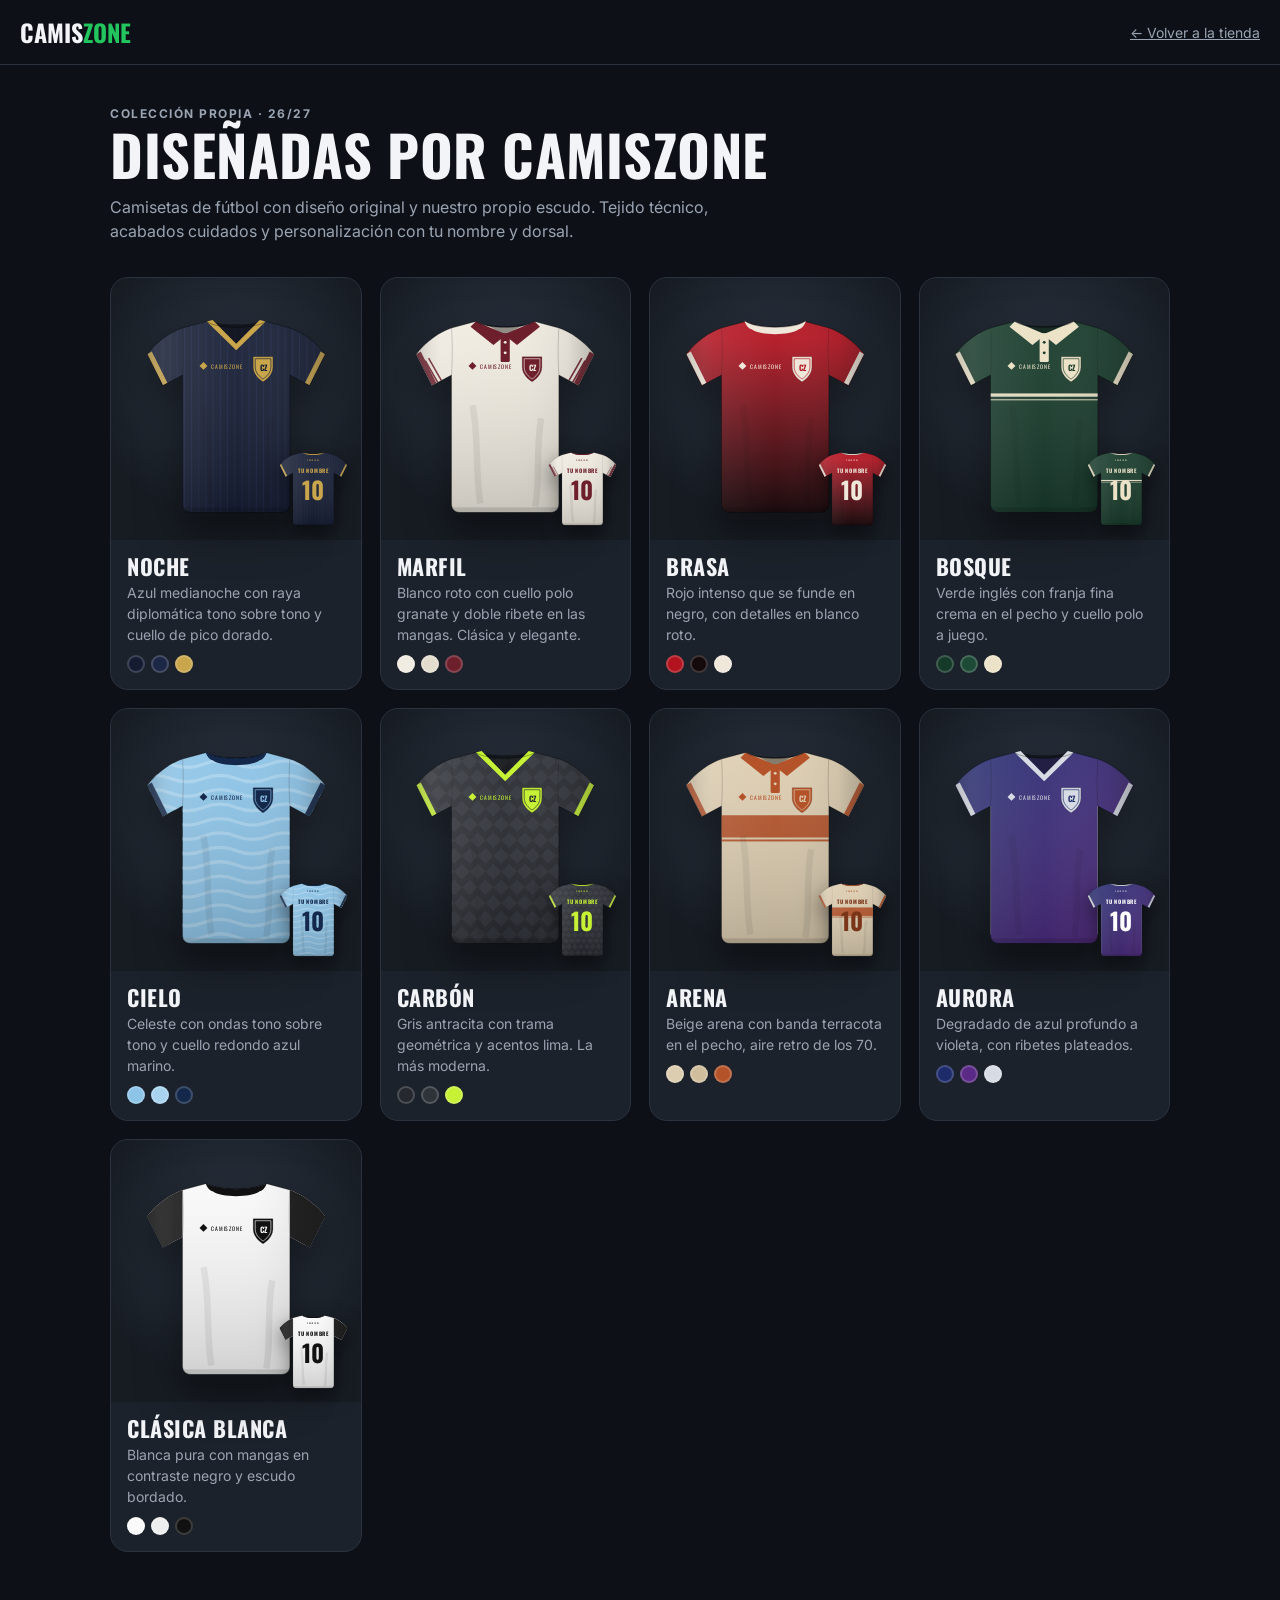
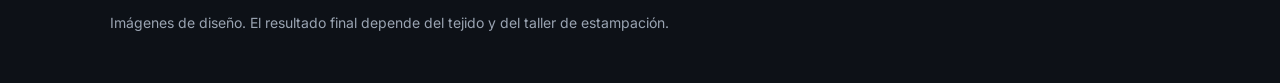
<file: coleccion.html>
<!doctype html>
<html lang="es">
<head>
  <meta charset="utf-8">
  <meta name="viewport" content="width=device-width, initial-scale=1">
  <title>Colección CamisZone 26/27</title>
  <meta name="description" content="Colección propia de camisetas de fútbol CamisZone: diseño original, personalizable con nombre y dorsal.">
  <link rel="preconnect" href="https://fonts.googleapis.com">
  <link rel="preconnect" href="https://fonts.gstatic.com" crossorigin>
  <link href="https://fonts.googleapis.com/css2?family=Oswald:wght@500;700&family=Inter:wght@400;500;600;700&display=swap" rel="stylesheet">
  <style>
    :root { --bg: #0d1117; --bg-2: #161b22; --card: #1c222b; --line: #2b333f; --text: #f2f4f7; --muted: #9aa4b2; --accent: #22c55e; }
    * { box-sizing: border-box; }
    body { margin: 0; background: var(--bg); color: var(--text); font: 16px/1.5 Inter, system-ui, sans-serif; }
    h1, h2, h3 { font-family: Oswald, Impact, sans-serif; text-transform: uppercase; letter-spacing: .5px; margin: 0; line-height: 1.1; }
    a { color: inherit; }
    .top { display: flex; justify-content: space-between; align-items: center; padding: 14px 20px; border-bottom: 1px solid var(--line); }
    .logo { font-family: Oswald, sans-serif; font-size: 24px; font-weight: 700; text-decoration: none; text-transform: uppercase; }
    .logo span { color: var(--accent); }
    .top a.back { color: var(--muted); font-size: 14px; }
    .intro { max-width: 1100px; margin: 0 auto; padding: 40px 20px 10px; }
    .eyebrow { color: var(--accent); font-size: 12px; font-weight: 700; text-transform: uppercase; letter-spacing: 1.5px; margin: 0 0 6px; }
    .intro h1 { font-size: clamp(34px, 5vw, 56px); margin-bottom: 10px; }
    .intro p { color: var(--muted); max-width: 60ch; margin: 0; }
    .grid { max-width: 1100px; margin: 0 auto; padding: 24px 20px 60px; display: grid; grid-template-columns: repeat(auto-fill, minmax(250px, 1fr)); gap: 18px; }
    .card { background: var(--card); border: 1px solid var(--line); border-radius: 18px; overflow: hidden; }
    .stage { position: relative; aspect-ratio: 1 / 1.05; background: radial-gradient(circle at 50% 38%, #2f3846, #171c23 72%); display: grid; place-items: center; padding: 18px 18px 6px; }
    .stage svg.front { width: 92%; filter: drop-shadow(0 16px 22px rgba(0,0,0,.5)); transition: transform .3s; }
    .card:hover .stage svg.front { transform: translateY(-4px) rotate(-1.5deg); }
    .stage svg.backmini { position: absolute; right: 10px; bottom: 10px; width: 30%; filter: drop-shadow(0 8px 10px rgba(0,0,0,.5)); }
    .info { padding: 14px 16px 16px; }
    .info h3 { font-size: 22px; }
    .info p { color: var(--muted); font-size: 14px; margin: 4px 0 10px; min-height: 42px; }
    .swatches { display: flex; gap: 6px; }
    .swatches i { width: 18px; height: 18px; border-radius: 50%; border: 2px solid rgba(255,255,255,.18); }
    .note { max-width: 1100px; margin: 0 auto 50px; padding: 0 20px; color: var(--muted); font-size: 14px; }
  </style>
</head>
<body>
  <header class="top">
    <a class="logo" href="./">Camis<span>Zone</span></a>
    <a class="back" href="./">← Volver a la tienda</a>
  </header>

  <section class="intro">
    <p class="eyebrow">Colección propia · 26/27</p>
    <h1>Diseñadas por CamisZone</h1>
    <p>Camisetas de fútbol con diseño original y nuestro propio escudo. Tejido técnico, acabados cuidados y personalización con tu nombre y dorsal.</p>
  </section>

  <main class="grid" id="grid"></main>
  <p class="note">Imágenes de diseño. El resultado final depende del tejido y del taller de estampación.</p>

  <script>
  const DESIGNS = [
    { name: "Noche", text: "Azul medianoche con raya diplomática tono sobre tono y cuello de pico dorado.",
      base: "#141c33", alt: "#1c2645", trim: "#c9a54c", ink: "#c9a54c", collar: "v", pattern: "pinstripe" },
    { name: "Marfil", text: "Blanco roto con cuello polo granate y doble ribete en las mangas. Clásica y elegante.",
      base: "#f1ece1", alt: "#e4ddcd", trim: "#6e1f2c", ink: "#6e1f2c", collar: "polo", pattern: "piping" },
    { name: "Brasa", text: "Rojo intenso que se funde en negro, con detalles en blanco roto.",
      base: "#b3121f", alt: "#140a0c", trim: "#efe7da", ink: "#efe7da", collar: "crew", pattern: "fade" },
    { name: "Bosque", text: "Verde inglés con franja fina crema en el pecho y cuello polo a juego.",
      base: "#163a2a", alt: "#1d4a36", trim: "#ece2c8", ink: "#ece2c8", collar: "polo", pattern: "chestline" },
    { name: "Cielo", text: "Celeste con ondas tono sobre tono y cuello redondo azul marino.",
      base: "#8cc4e8", alt: "#a7d3ef", trim: "#14284b", ink: "#14284b", collar: "crew", pattern: "waves" },
    { name: "Carbón", text: "Gris antracita con trama geométrica y acentos lima. La más moderna.",
      base: "#25282e", alt: "#2e3239", trim: "#c6f135", ink: "#c6f135", collar: "v", pattern: "geo" },
    { name: "Arena", text: "Beige arena con banda terracota en el pecho, aire retro de los 70.",
      base: "#ddcdb0", alt: "#cfbd9c", trim: "#b4532a", ink: "#7a3418", collar: "polo", pattern: "band" },
    { name: "Aurora", text: "Degradado de azul profundo a violeta, con ribetes plateados.",
      base: "#1d2b6b", alt: "#5b2a86", trim: "#d7dbe3", ink: "#ffffff", collar: "v", pattern: "fadeV" },
    { name: "Clásica Blanca", text: "Blanca pura con mangas en contraste negro y escudo bordado.",
      base: "#fafafa", alt: "#eeeeee", trim: "#111111", ink: "#111111", collar: "crew", pattern: "sleeves" },
  ];

  const BODY = "M105 22 C120 34 180 34 195 22 L232 32 C250 38 270 52 286 72 L262 120 L232 104 L232 300 C232 310 226 314 216 314 L84 314 C74 314 68 310 68 300 L68 104 L38 120 L14 72 C30 52 50 38 68 32 Z";
  const SL = "M68 32 C50 38 30 52 14 72 L38 120 L68 104 Z";
  const SR = "M232 32 C250 38 270 52 286 72 L262 120 L232 104 Z";
  const CUFF_L = "M14 72 L38 120 L45 116 L21 68 Z";
  const CUFF_R = "M286 72 L262 120 L255 116 L279 68 Z";
  let n = 0;

  function pattern(d, id) {
    const { base, alt, trim } = d;
    switch (d.pattern) {
      case "pinstripe": {
        let s = `<rect width="300" height="330" fill="${base}"/>`;
        for (let x = 4; x < 300; x += 11) s += `<rect x="${x}" width="1.6" height="330" fill="${alt}"/>`;
        return s;
      }
      case "piping":
        return `<rect width="300" height="330" fill="${base}"/>
          <path d="M28 82 L52 124 M33 78 L57 120" stroke="${trim}" stroke-width="2.4"/>
          <path d="M272 82 L248 124 M267 78 L243 120" stroke="${trim}" stroke-width="2.4"/>`;
      case "fade":
        return `<linearGradient id="${id}g1" x1="0" y1="0" x2="0" y2="1"><stop offset=".15" stop-color="${base}"/><stop offset="1" stop-color="${alt}"/></linearGradient>
          <rect width="300" height="330" fill="url(#${id}g1)"/>`;
      case "fadeV":
        return `<linearGradient id="${id}g2" x1="0" y1="0" x2="1" y2="1"><stop offset="0" stop-color="${base}"/><stop offset="1" stop-color="${alt}"/></linearGradient>
          <rect width="300" height="330" fill="url(#${id}g2)"/>
          <path d="M68 104 L68 300 M232 104 L232 300" stroke="${trim}" stroke-width="1.6" opacity=".8"/>`;
      case "chestline":
        return `<rect width="300" height="330" fill="${base}"/><rect y="132" width="300" height="5" fill="${trim}"/><rect y="141" width="300" height="1.5" fill="${trim}"/>`;
      case "waves": {
        let s = `<rect width="300" height="330" fill="${base}"/>`;
        for (let y = 40; y < 330; y += 22) s += `<path d="M0 ${y} q25 -10 50 0 t50 0 t50 0 t50 0 t50 0 t50 0" fill="none" stroke="${alt}" stroke-width="5"/>`;
        return s;
      }
      case "geo": {
        let s = `<rect width="300" height="330" fill="${base}"/>`;
        for (let y = 0; y < 330; y += 24) for (let x = (y / 24) % 2 ? 12 : 0; x < 300; x += 24)
          s += `<path d="M${x} ${y + 12} l12 -12 l12 12 l-12 12 Z" fill="${alt}"/>`;
        return s;
      }
      case "band":
        return `<rect width="300" height="330" fill="${base}"/><rect y="118" width="300" height="34" fill="${trim}"/><rect y="155" width="300" height="3" fill="${trim}"/>`;
      case "sleeves":
        return `<rect width="300" height="330" fill="${base}"/><path d="${SL}" fill="${trim}"/><path d="${SR}" fill="${trim}"/>`;
      default:
        return `<rect width="300" height="330" fill="${base}"/>`;
    }
  }

  function collar(d, back) {
    const t = d.trim;
    if (back) return `<path d="M105 22 C120 30 180 30 195 22 C182 36 118 36 105 22 Z" fill="${t}"/>`;
    if (d.collar === "v")
      return `<path d="M114 22 L150 58 L186 22 C172 28 128 28 114 22 Z" fill="rgba(0,0,0,.45)"/>
        <path d="M105 22 L150 66 L195 22 L186 20 L150 56 L114 20 Z" fill="${t}"/>`;
    if (d.collar === "polo")
      return `<path d="M120 26 L150 44 L180 26 C168 30 132 30 120 26 Z" fill="rgba(0,0,0,.4)"/>
        <rect x="143" y="40" width="14" height="44" rx="2" fill="${t}"/>
        <circle cx="150" cy="54" r="2.2" fill="${d.base}"/><circle cx="150" cy="70" r="2.2" fill="${d.base}"/>
        <path d="M105 22 L152 42 L132 58 L97 30 Z" fill="${t}"/><path d="M195 22 L148 42 L168 58 L203 30 Z" fill="${t}"/>`;
    return `<path d="M108 22 C122 32 178 32 192 22 C180 38 120 38 108 22 Z" fill="rgba(0,0,0,.4)"/>
      <path d="M103 21 C120 34 180 34 197 21 C194 30 190 33 186 34 C172 44 128 44 114 34 C110 33 106 30 103 21 Z" fill="${t}"/>`;
  }

  function crest(d) {
    return `<g transform="translate(176 76)">
      <path d="M0 0 H30 V16 C30 30 15 38 15 38 C15 38 0 30 0 16 Z" fill="${d.trim}" stroke="rgba(0,0,0,.25)" stroke-width="1"/>
      <path d="M3 3 H27 V16 C27 27 15 34 15 34 C15 34 3 27 3 16 Z" fill="none" stroke="${d.base}" stroke-width="1"/>
      <text x="15" y="22" text-anchor="middle" font-family="Oswald, Impact, sans-serif" font-weight="700" font-size="12" fill="${d.base}">CZ</text>
    </g>
    <g transform="translate(94 84)" fill="${d.trim}">
      <path d="M0 6 L6 0 L12 6 L6 12 Z"/><text x="18" y="10" font-family="Oswald, sans-serif" font-size="8.5" letter-spacing="1.2">CAMISZONE</text>
    </g>`;
  }

  function shirt(d, opts = {}) {
    const id = "d" + (++n);
    const back = opts.back;
    const extras = back
      ? `<text x="150" y="58" text-anchor="middle" font-family="Oswald, sans-serif" font-size="8" letter-spacing="2" fill="${d.trim}">CAMISZONE</text>
         <g fill="${d.ink}" font-family="Oswald, Impact, sans-serif" font-weight="700" text-anchor="middle">
           <text x="150" y="104" font-size="22" letter-spacing="3">${opts.player || "TU NOMBRE"}</text>
           <text x="150" y="214" font-size="96">${opts.number || "10"}</text>
         </g>`
      : crest(d);
    return `<svg class="${opts.cls || ""}" viewBox="0 0 300 330" role="img" aria-label="Camiseta ${d.name} ${back ? "espalda" : "frontal"}">
      <defs>
        <clipPath id="${id}c"><path d="${BODY}"/></clipPath>
        <linearGradient id="${id}s" x1="0" x2="1">
          <stop offset="0" stop-color="#000" stop-opacity=".28"/><stop offset=".18" stop-color="#fff" stop-opacity=".07"/>
          <stop offset=".5" stop-color="#fff" stop-opacity="0"/><stop offset=".82" stop-color="#000" stop-opacity=".06"/>
          <stop offset="1" stop-color="#000" stop-opacity=".3"/>
        </linearGradient>
        <linearGradient id="${id}v" x1="0" y1="0" x2="0" y2="1"><stop offset="0" stop-color="#fff" stop-opacity=".06"/><stop offset="1" stop-color="#000" stop-opacity=".18"/></linearGradient>
      </defs>
      <g clip-path="url(#${id}c)">
        ${pattern(d, id)}
        <path d="${CUFF_L}" fill="${d.trim}"/><path d="${CUFF_R}" fill="${d.trim}"/>
        <path d="M68 104 C70 70 69 48 68 32 M232 104 C230 70 231 48 232 32" stroke="rgba(0,0,0,.22)" stroke-width="1.4" fill="none"/>
        <path d="M100 150 C110 200 104 250 112 300 M205 170 C196 220 204 260 196 305" stroke="rgba(0,0,0,.07)" stroke-width="10" fill="none"/>
        <rect width="300" height="330" fill="url(#${id}s)"/><rect width="300" height="330" fill="url(#${id}v)"/>
        <rect y="306" width="300" height="10" fill="rgba(0,0,0,.12)"/>
      </g>
      ${collar(d, back)}
      ${extras}
      <path d="${BODY}" fill="none" stroke="rgba(0,0,0,.35)" stroke-width="1.4" stroke-linejoin="round"/>
    </svg>`;
  }

  document.getElementById("grid").innerHTML = DESIGNS.map((d) => `
    <article class="card">
      <div class="stage">${shirt(d, { cls: "front" })}${shirt(d, { cls: "backmini", back: true })}</div>
      <div class="info">
        <h3>${d.name}</h3>
        <p>${d.text}</p>
        <div class="swatches"><i style="background:${d.base}"></i><i style="background:${d.alt}"></i><i style="background:${d.trim}"></i></div>
      </div>
    </article>`).join("");
  </script>
</body>
</html>
</file>
